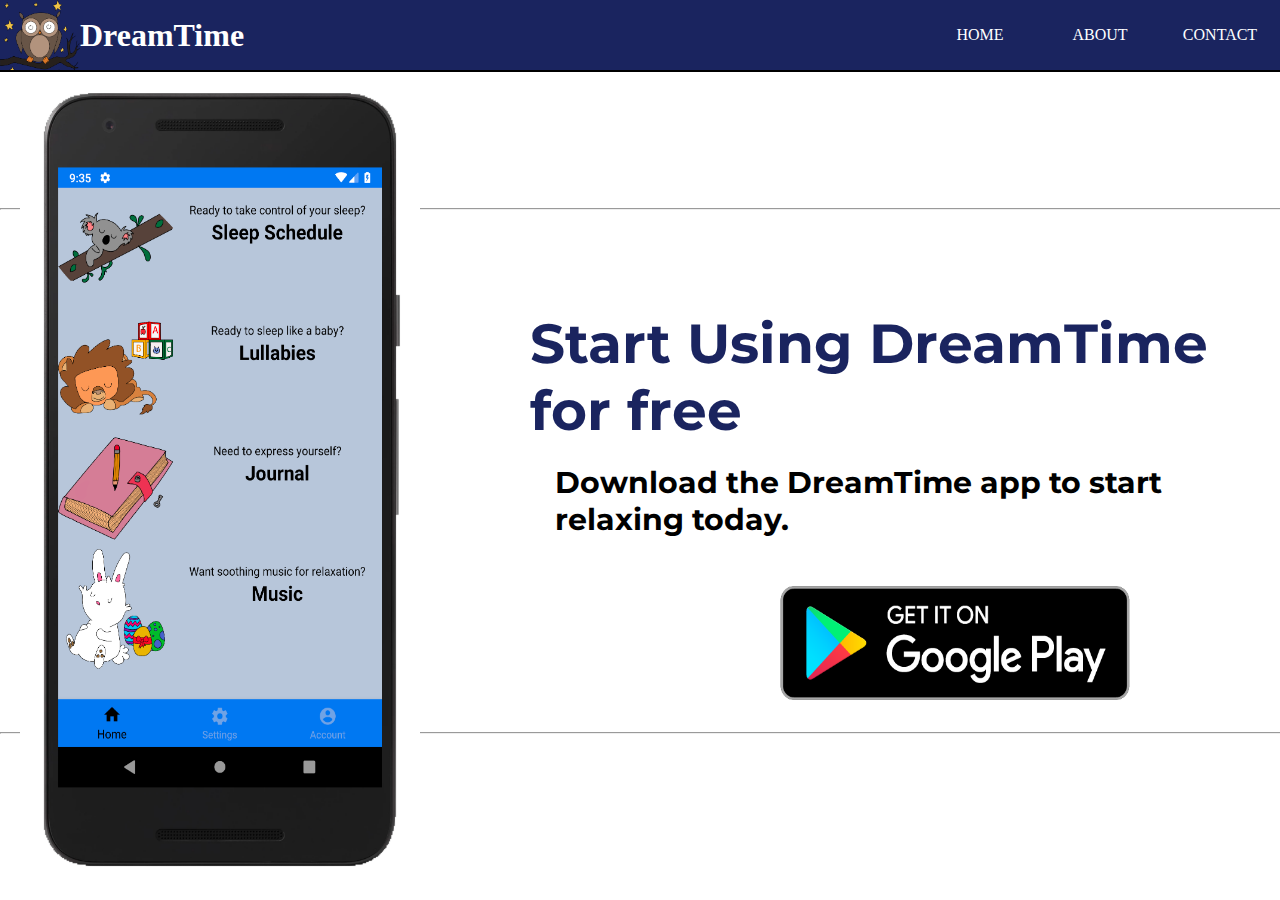
<file: home.html>
<!DOCTYPE html>
<html>
  <head>
    <link rel="shortcut icon" type="image/x-icon" href="favicon.ico" />
    <div class="title">
      <title id="title"> DreamTime </title>
    </div>

    <link rel="stylesheet" type="text/css" href="styles.css">
    <script src="https://code.jquery.com/jquery-3.3.1.js" integrity="sha256-2Kok7MbOyxpgUVvAk/HJ2jigOSYS2auK4Pfzbm7uH60=" crossorigin="anonymous"></script>

</script>
    <link href="https://fonts.googleapis.com/css?family=Shadows+Into+Light" rel="stylesheet">
    <link href="https://fonts.googleapis.com/css?family=Libre+Barcode+39" rel="stylesheet">
    <link href="https://fonts.googleapis.com/css?family=Montserrat:500" rel="stylesheet">
    <link href="https://fonts.googleapis.com/css?family=Open+Sans+Condensed:700" rel="stylesheet">
    <link href="https://fonts.googleapis.com/css?family=Indie+Flower" rel="stylesheet">

  </head>
  <div class="navbar">
    <div class="container">
      <div class="logodiv">
        <img src="logo.png" class="logo">
          <h1  class="logo">    DreamTime</h1>
      </div>

        <div class="navbar_links">
          <ul class="menu">

          <li id="contact-navigation-button"><a href="#">Home</a></li>
          <li id="about-navigation-button"><a href="#">About</a></li>
          <li id="project-navigation-button"><a href="#">Contact</a></li>

        </ul>
      </div>
    </div>
</div>
<div class="download">
  <img id="phoneScreen" src="newmenu.png"/>

</div>
<br><br><br><br><br><br>
<hr>
<h3 id="description">Start Using DreamTime for free</h3>
<h6 id="downloadtext">Download the DreamTime app to start relaxing today. </h6>
<a href="https://play.google.com/store/apps/details?id=com.dreamtime.student.dreamtime">
<img id="androidbutton" src="androidbutton.png">
</a>
<hr>



<footer></footer>




  </body>

    <script src="script.js"></script>
</html>
</file>
<file: styles.css>
*{
  margin: 0;
  padding: 0;
}
.navbar{
  width:100%;
  overflow: hidden;
  height: 70px;
  line-height: 70px;
  background: #1A245F;
  border-bottom: 2px solid black;
  position: fixed;
}
.logo{
  width: 80px;
  float: left;
  color: #FFF;
  height: 80px;

}
.container{
  width:100%;
  margin: 0 auto;
}
.menu{
  float: right;
}
.menu li{
  float: left;
  width: 120px;
  height: 70px;
  line-height: 70px;
  text-align: center;
  list-style: none;
}
.menu li a{
  color: #FFF;
  text-decoration: none;
  font-family: calabri;
  text-transform: uppercase;
}
.menu li:hover{
  background: #E8C45E;
}
.menu li a:hover{
  color: #000;
}

body{
  background: #FFF;
}
.download{
  height: 100px;
  width: 100px;
}
.lion{
  padding-left: 150px;
  height: 300px;
  width: 375px;
}
#phoneScreen{
  height: 800px;
  width:400px;
  padding-left: 20px;
  padding-top: 80px;
}
#androidbutton{
  height: 170px;
  width: 400px;
  padding-left: 755px;
  padding-top: 20px;
}
#description{
  padding-left: 530px;
  color: #1A245F;
  font-size: 55px;
  padding-top: 100px;
  font-family: Montserrat;
}
#downloadtext{
  font-size:30px;
  padding-left: 555px;
  font-family: Montserrat;
  padding-top: 20px;
}
hr{
  size:40px;
  width:120%;
}
</file>
